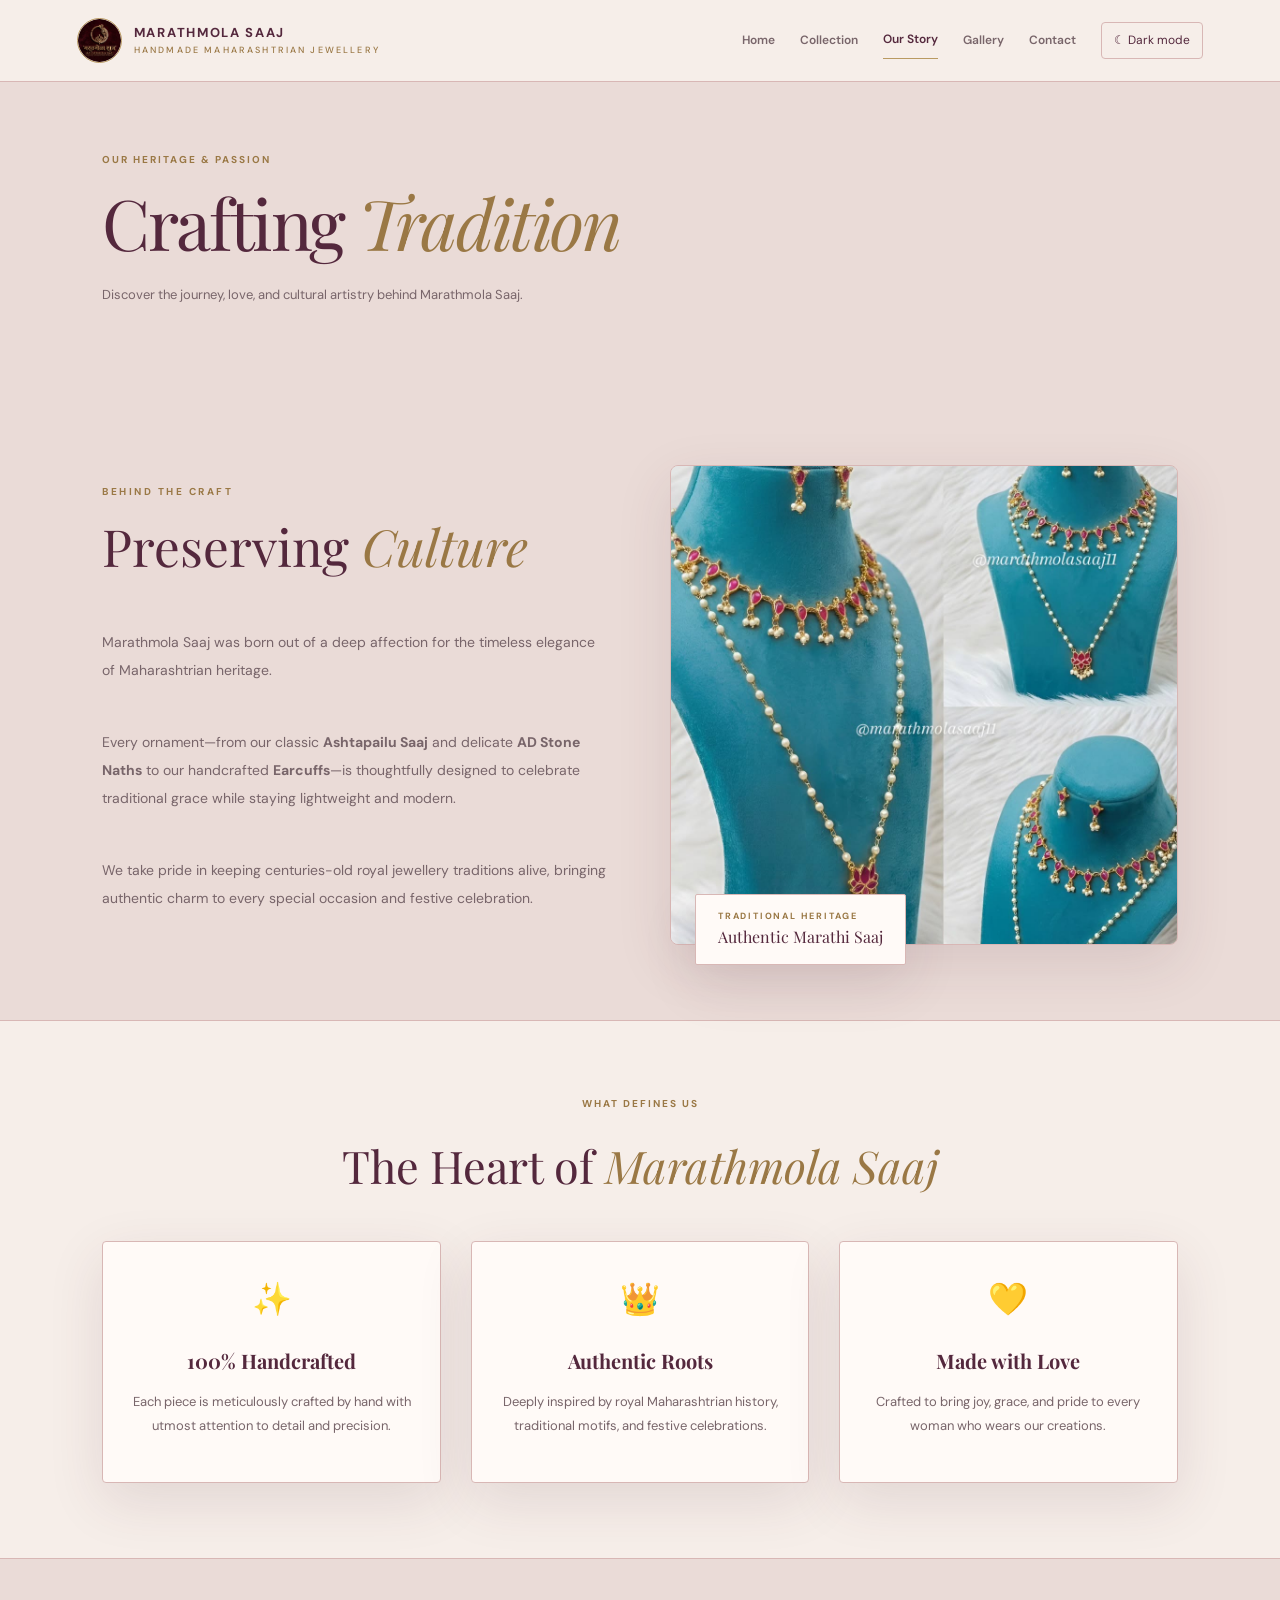
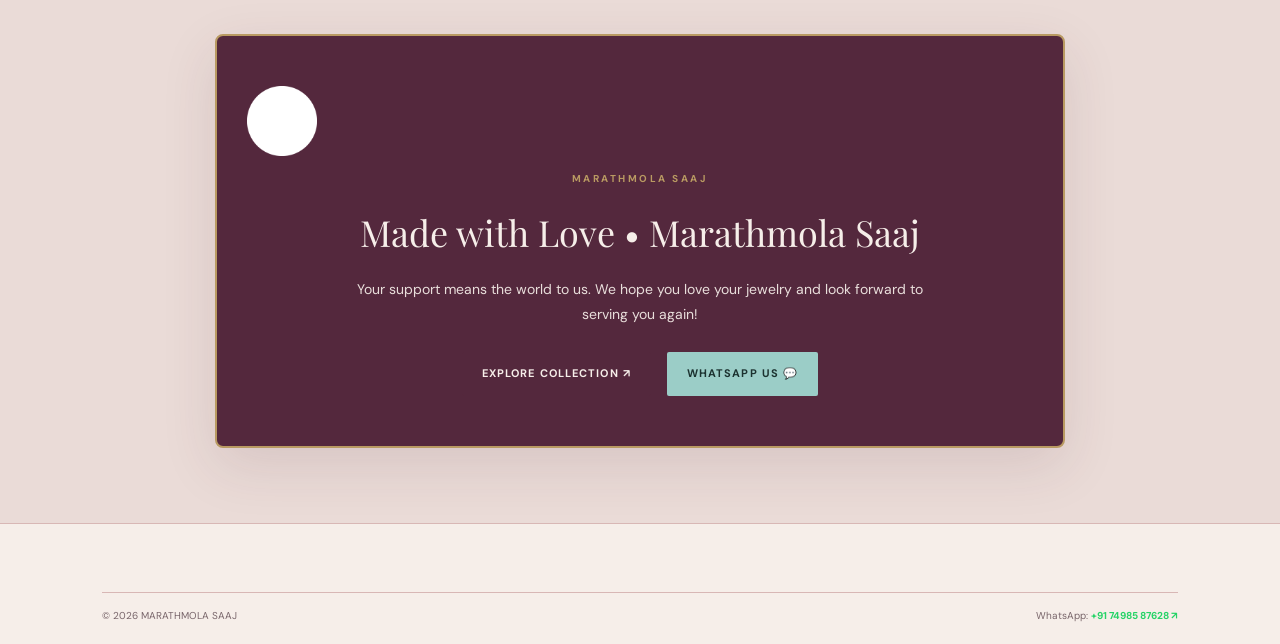
<file: about.html>
<!DOCTYPE html>
<html lang="en">
<head>
  <meta charset="UTF-8">
  <meta name="viewport" content="width=device-width, initial-scale=1.0">
  <meta name="description" content="Our Story | MARATHMOLA SAAJ - Handmade Maharashtrian Jewellery">
  <title>MARATHMOLA SAAJ | Our Story</title>
  <link rel="stylesheet" href="css/style.css">
  <script src="js/script.js" defer></script>
</head>
<body>

  <!-- SITE HEADER -->
  <header class="site-header">
    <a class="brand" href="index.html">
      <span class="brand-mark"><img class="brand-logo" src="mmsaaj_logo.png" alt="Logo"></span>
      <span>MARATHMOLA SAAJ<small>HANDMADE MAHARASHTRIAN JEWELLERY</small></span>
    </a>
    <button class="menu-toggle" id="menuToggle" aria-label="Open navigation">☰</button>
    <nav class="nav-links" id="navLinks">
      <a href="index.html">Home</a>
      <a href="collection.html">Collection</a>
      <a class="active" href="about.html">Our Story</a>
      <a href="gallery.html">Gallery</a>
      <a href="contact.html">Contact</a>
      <button class="theme-toggle" id="themeToggle" type="button">☾ Dark mode</button>
    </nav>
  </header>

  <main>
    <!-- PAGE HERO -->
    <div class="page-hero">
      <p class="eyebrow">OUR HERITAGE & PASSION</p>
      <h1>Crafting <em>Tradition</em></h1>
      <p>Discover the journey, love, and cultural artistry behind Marathmola Saaj.</p>
    </div>

    <!-- MAIN STORY SECTION -->
    <section class="section-pad" style="background: var(--paper-2);">
      <div style="display: grid; grid-template-columns: 1fr 1fr; gap: 60px; align-items: center; max-width: 1200px; margin: 0 auto;">
        
        <!-- Left Side: Story Narrative -->
        <div>
          <p class="eyebrow" style="letter-spacing: 0.25em;">BEHIND THE CRAFT</p>
          <h2 style="font-size: clamp(34px, 4vw, 52px); line-height: 1.15; margin-bottom: 24px;">
            Preserving <em>Culture</em>
          </h2>
          <div class="editable-copy" style="font-size: 14px; line-height: 2; color: var(--muted);">
            <p style="margin-bottom: 16px;">
              Marathmola Saaj was born out of a deep affection for the timeless elegance of Maharashtrian heritage.
            </p>
            <p style="margin-bottom: 16px;">
              Every ornament—from our classic <strong>Ashtapailu Saaj</strong> and delicate <strong>AD Stone Naths</strong> to our handcrafted <strong>Earcuffs</strong>—is thoughtfully designed to celebrate traditional grace while staying lightweight and modern.
            </p>
            <p>
              We take pride in keeping centuries-old royal jewellery traditions alive, bringing authentic charm to every special occasion and festive celebration.
            </p>
          </div>
        </div>

        <!-- Right Side: Clean Premium Image Card -->
        <div style="position: relative;">
          <img src="photo2.jpg" alt="Preserving Culture - Marathmola Saaj" 
               style="width: 100%; height: 480px; object-fit: cover; border-radius: 8px; border: 1px solid var(--line); box-shadow: var(--shadow); display: block;">
          
          <div style="position: absolute; bottom: -20px; left: 25px; background: var(--card); padding: 14px 22px; border: 1px solid var(--line); box-shadow: var(--shadow); border-radius: 2px;">
            <span style="font-size: 9px; letter-spacing: 0.2em; color: var(--gold-dark); text-transform: uppercase; font-weight: 700; display: block;">TRADITIONAL HERITAGE</span>
            <strong style="font-family: 'Playfair Display', serif; font-size: 16px; font-weight: 400; color: var(--ink);">Authentic Marathi Saaj</strong>
          </div>
        </div>

      </div>
    </section>

    <!-- BRAND PILLARS / VALUES -->
    <section class="section-pad" style="background: var(--paper); border-top: 1px solid var(--line); border-bottom: 1px solid var(--line);">
      <div style="text-align: center; max-width: 600px; margin: 0 auto 40px;">
        <p class="eyebrow">WHAT DEFINES US</p>
        <h2>The Heart of <em>Marathmola Saaj</em></h2>
      </div>

      <div style="display: grid; grid-template-columns: repeat(auto-fit, minmax(260px, 1fr)); gap: 30px; max-width: 1200px; margin: 0 auto;">
        <!-- Card 1 -->
        <div style="background: var(--card); padding: 32px 24px; border: 1px solid var(--line); text-align: center; border-radius: 4px; box-shadow: var(--shadow);">
          <span style="font-size: 32px; display: block; margin-bottom: 15px; color: var(--gold-dark);">✨</span>
          <h3 style="font-family: 'Playfair Display', serif; font-size: 20px; margin-bottom: 10px;">100% Handcrafted</h3>
          <p style="font-size: 13px; color: var(--muted); line-height: 1.8;">Each piece is meticulously crafted by hand with utmost attention to detail and precision.</p>
        </div>

        <!-- Card 2 -->
        <div style="background: var(--card); padding: 32px 24px; border: 1px solid var(--line); text-align: center; border-radius: 4px; box-shadow: var(--shadow);">
          <span style="font-size: 32px; display: block; margin-bottom: 15px; color: var(--gold-dark);">👑</span>
          <h3 style="font-family: 'Playfair Display', serif; font-size: 20px; margin-bottom: 10px;">Authentic Roots</h3>
          <p style="font-size: 13px; color: var(--muted); line-height: 1.8;">Deeply inspired by royal Maharashtrian history, traditional motifs, and festive celebrations.</p>
        </div>

        <!-- Card 3 -->
        <div style="background: var(--card); padding: 32px 24px; border: 1px solid var(--line); text-align: center; border-radius: 4px; box-shadow: var(--shadow);">
          <span style="font-size: 32px; display: block; margin-bottom: 15px; color: var(--gold-dark);">💛</span>
          <h3 style="font-family: 'Playfair Display', serif; font-size: 20px; margin-bottom: 10px;">Made with Love</h3>
          <p style="font-size: 13px; color: var(--muted); line-height: 1.8;">Crafted to bring joy, grace, and pride to every woman who wears our creations.</p>
        </div>
      </div>
    </section>

    <!-- BRAND THANK YOU & BANNER CARD -->
    <section class="section-pad" style="background: var(--paper-2);">
      <div style="background: var(--burgundy); color: var(--paper); padding: 50px 30px; border-radius: 8px; text-align: center; border: 2px solid var(--gold); max-width: 850px; margin: 0 auto; box-shadow: var(--shadow);">
        <img src="mmsaaj_logo.png" alt="Marathmola Saaj Logo" style="width: 70px; height: 70px; object-fit: contain; margin-bottom: 15px; filter: brightness(0) invert(1);">
        <p class="eyebrow" style="color: var(--gold); letter-spacing: 0.25em;">MARATHMOLA SAAJ</p>
        <h2 style="color: var(--paper); font-size: clamp(26px, 3.5vw, 36px); margin: 10px 0;">Made with Love • Marathmola Saaj</h2>
        <p style="font-size: 14px; max-width: 580px; margin: 15px auto 25px; line-height: 1.8; opacity: 0.92;">
          Your support means the world to us. We hope you love your jewelry and look forward to serving you again!
        </p>
        <div style="display: flex; gap: 16px; justify-content: center; flex-wrap: wrap;">
          <a class="button button-gold" href="collection.html">Explore Collection ↗</a>
          <a class="button button-dark" href="https://wa.me/917498587628" target="_blank">WhatsApp Us 💬</a>
        </div>
      </div>
    </section>
  </main>

  <!-- SITE FOOTER -->
  <footer class="site-footer">
    <div class="footer-bottom">
      <span>© <span id="year"></span> MARATHMOLA SAAJ</span>
      <span>WhatsApp: <a href="https://wa.me/917498587628" target="_blank" class="wa-link">+91 74985 87628 ↗</a></span>
    </div>
  </footer>

</body>
</html>
</file>
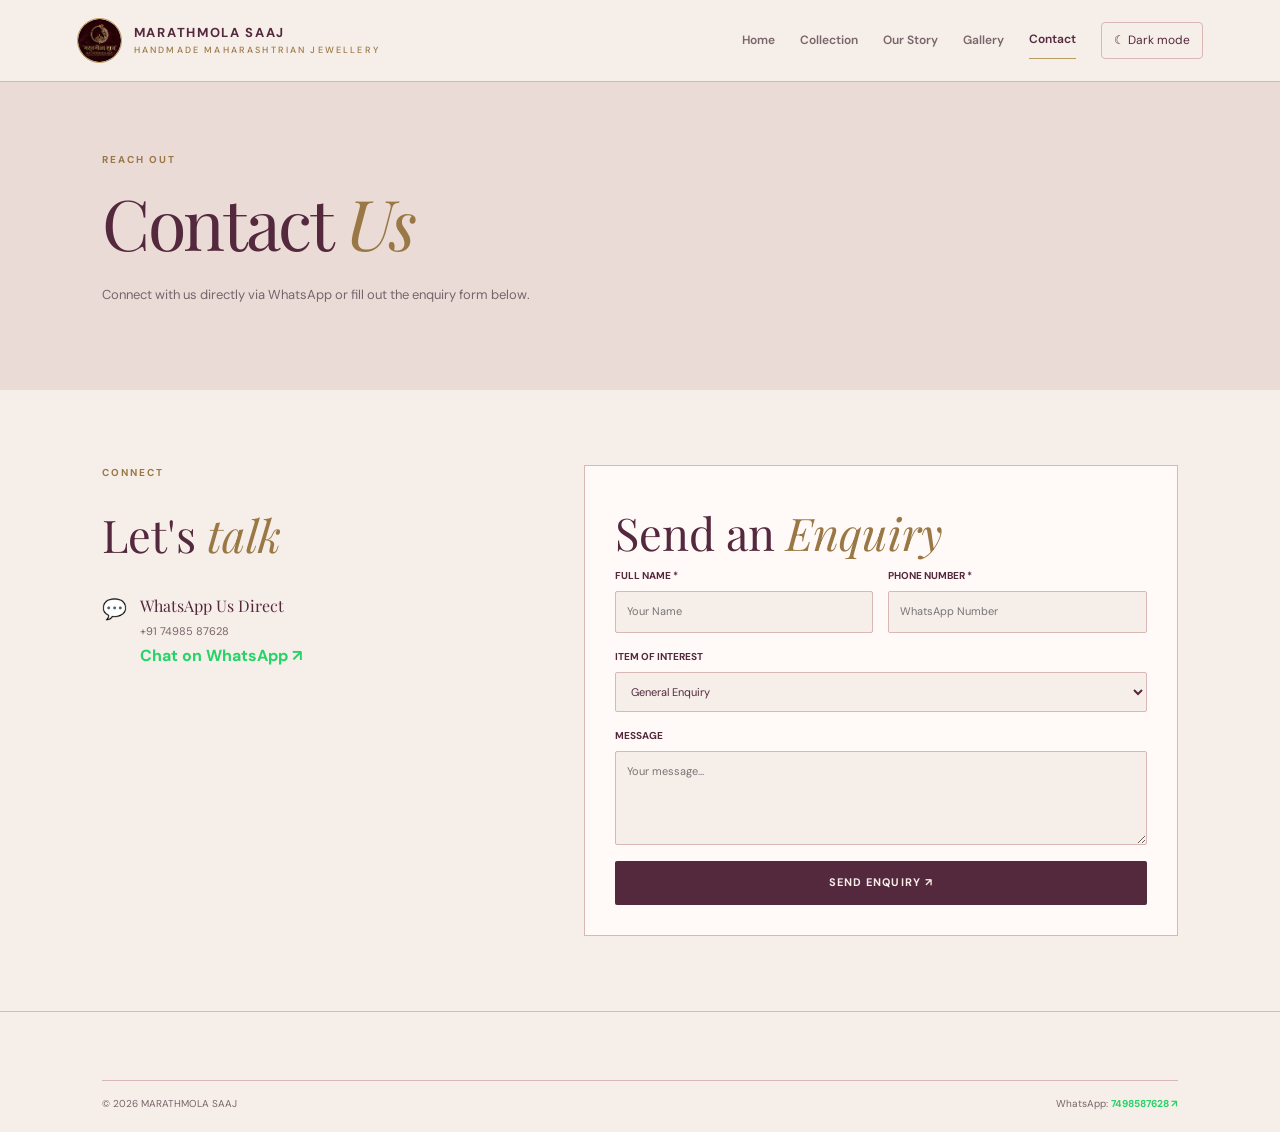
<file: contact.html>
<!DOCTYPE html>
<html lang="en">
<head>
  <meta charset="UTF-8">
  <meta name="viewport" content="width=device-width, initial-scale=1.0">
  <title>MARATHMOLA SAAJ | Contact</title>
  <link rel="stylesheet" href="css/style.css">
  <script src="js/script.js" defer></script>
</head>
<body>
  <header class="site-header">
    <a class="brand" href="index.html">
      <span class="brand-mark"><img class="brand-logo" src="mmsaaj_logo.png" alt="Logo"></span>
      <span>MARATHMOLA SAAJ<small>HANDMADE MAHARASHTRIAN JEWELLERY</small></span>
    </a>
    <button class="menu-toggle" id="menuToggle">☰</button>
    <nav class="nav-links" id="navLinks">
      <a href="index.html">Home</a>
      <a href="collection.html">Collection</a>
      <a href="about.html">Our Story</a>
      <a href="gallery.html">Gallery</a>
      <a class="active" href="contact.html">Contact</a>
      <button class="theme-toggle" id="themeToggle" type="button">☾ Dark mode</button>
    </nav>
  </header>

  <main>
    <div class="page-hero">
      <p class="eyebrow">REACH OUT</p>
      <h1>Contact <em>Us</em></h1>
      <p>Connect with us directly via WhatsApp or fill out the enquiry form below.</p>
    </div>

    <section class="section-pad contact-layout">
      <div class="contact-copy">
        <p class="eyebrow">CONNECT</p>
        <h2>Let's <em>talk</em></h2>
        <div class="contact-detail">
          <span>💬</span>
          <div>
            <strong>WhatsApp Us Direct</strong>
            <p>+91 74985 87628</p>
            <a href="https://wa.me/917498587628" target="_blank" class="wa-link">Chat on WhatsApp ↗</a>
          </div>
        </div>
      </div>

      <div class="enquiry-form">
        <h2>Send an <em>Enquiry</em></h2>
        <form id="enquiryForm" onsubmit="handleFormSubmit(event)">
          <div class="form-row">
            <div class="form-field"><label>Full Name *</label><input type="text" id="fname" required placeholder="Your Name"></div>
            <div class="form-field"><label>Phone Number *</label><input type="tel" id="fphone" required placeholder="WhatsApp Number"></div>
          </div>
          <div class="form-field"><label>Item of Interest</label>
            <select id="fitem">
              <option value="General Enquiry">General Enquiry</option>
              <option value="Ashtapailu Saaj">Ashtapailu Saaj</option>
              <option value="Custom Order">Custom Jewellery Request</option>
            </select>
          </div>
          <div class="form-field"><label>Message</label><textarea id="fmsg" rows="4" placeholder="Your message..."></textarea></div>
          <button type="submit" class="button button-gold" style="width:100%;">Send Enquiry ↗</button>
          <div id="formStatus" class="form-status">Thank you! Redirecting to WhatsApp...</div>
        </form>
      </div>
    </section>
  </main>

  <footer class="site-footer">
    <div class="footer-bottom">
      <span>© <span id="year"></span> MARATHMOLA SAAJ</span>
      <span>WhatsApp: <a href="https://wa.me/917498587628" target="_blank" class="wa-link">7498587628 ↗</a></span>
    </div>
  </footer>
</body>
</html>
</file>
<file: css/style.css>
@import url('https://fonts.googleapis.com/css2?family=DM+Sans:wght@400;500;600;700&family=Playfair+Display:ital,wght@0,400;0,500;1,400;1,500&display=swap');

:root {
  --paper: #F6EEE9;
  --paper-2: #EADBD7;
  --ink: #54283D;
  --muted: #78656A;
  --gold: #B99A62;
  --gold-dark: #9A7845;
  --line: #D8B7B5;
  --card: #FFFAF7;
  --turquoise: #9BCDC7;
  --burgundy: #54283D;
  --rose: #D8B7B5;
  --shadow: 0 18px 55px rgba(84,40,61,.12);
}

* { box-sizing: border-box; }
html { scroll-behavior: smooth; }
body {
  margin: 0;
  background: var(--paper);
  color: var(--ink);
  font-family: 'DM Sans', sans-serif;
  line-height: 1.6;
  transition: background .25s, color .25s;
}
body.dark-mode {
  --paper: #2B1722;
  --paper-2: #3B202F;
  --ink: #F6EEE9;
  --muted: #D8B7B5;
  --gold: #D2B77F;
  --gold-dark: #E2C995;
  --line: #684255;
  --card: #351D2B;
  --turquoise: #9BCDC7;
  --burgundy: #54283D;
  --rose: #D8B7B5;
  --shadow: 0 18px 55px rgba(0,0,0,.22);
}

a { color: inherit; text-decoration: none; }
img { display: block; max-width: 100%; }
button, input, select, textarea { font: inherit; }

/* Site Header */
.site-header {
  min-height: 82px;
  padding: 14px 6%;
  display: flex;
  align-items: center;
  justify-content: space-between;
  border-bottom: 1px solid var(--line);
  position: relative;
  z-index: 5;
  background: var(--paper);
}

.brand {
  display: flex;
  align-items: center;
  gap: 12px;
  font-size: 13px;
  font-weight: 700;
  letter-spacing: .13em;
  line-height: 1.2;
}

.brand-logo {
  width: 45px;
  height: 45px;
  object-fit: contain;
  border-radius: 50%;
  border: 1px solid var(--gold);
}

.brand small {
  display: block;
  font-size: 9px;
  letter-spacing: .24em;
  margin-top: 5px;
  font-weight: 500;
  color: var(--gold-dark);
}

.nav-links {
  display: flex;
  align-items: center;
  gap: 25px;
  font-size: 12px;
}

.nav-links > a {
  padding: 8px 0;
  color: var(--muted);
  font-weight: 600;
}

.nav-links > a:hover,
.nav-links > a.active {
  color: var(--ink);
  border-bottom: 1px solid var(--gold);
}

.theme-toggle, .menu-toggle {
  border: 1px solid var(--line);
  background: transparent;
  color: var(--ink);
  padding: 8px 12px;
  cursor: pointer;
  border-radius: 4px;
}

.menu-toggle { display: none; }

/* Hero Sections */
/* Hero Sections */
.hero {
  display: grid;
  grid-template-columns: 1fr 1fr;
  grid-template-areas: "image text"; /* Image on left, text on right */
  align-items: center;
  gap: 8%;
  padding: 70px 8%;
  min-height: 570px;
}

.page-hero {
  padding: 70px 8%;
  background: var(--paper-2);
}

.hero-image-wrap {
  grid-area: image;
  position: relative;
}

.hero-content {
  grid-area: text;
}

.eyebrow {
  font-size: 10px;
  letter-spacing: .2em;
  font-weight: 700;
  color: var(--gold-dark);
  margin: 0 0 17px;
  text-transform: uppercase;
}

.hero h1, .page-hero h1 {
  font-family: 'Playfair Display', serif;
  font-size: clamp(40px, 5.5vw, 70px);
  font-weight: 400;
  line-height: 1.08;
  letter-spacing: -.035em;
  margin: 0 0 22px;
}

.hero h1 em, .page-hero h1 em, h2 em {
  color: var(--gold-dark);
  font-style: italic;
}

.hero-copy, .page-hero > p:last-child, .editable-copy, .muted {
  font-size: 13px;
  line-height: 1.9;
  color: var(--muted);
}

.hero-actions {
  display: flex;
  align-items: center;
  gap: 24px;
  margin-top: 28px;
}

.button {
  display: inline-flex;
  justify-content: center;
  align-items: center;
  gap: 12px;
  padding: 13px 20px;
  font-size: 11px;
  font-weight: 700;
  cursor: pointer;
  border: 0;
  border-radius: 2px;
  text-transform: uppercase;
  letter-spacing: 0.1em;
  transition: transform .2s, opacity .2s;
}

.button:hover { transform: translateY(-2px); opacity: .92; }
.button-gold { background: var(--burgundy); color: var(--paper); }
.button-dark { background: var(--turquoise); color: #1c3230; }

.text-link {
  font-size: 11px;
  font-weight: 700;
  border-bottom: 1px solid var(--gold);
  padding-bottom: 4px;
  letter-spacing: 0.05em;
}

.hero-image {
  width: 100%;
  height: 440px;
  object-fit: cover;
  background: var(--paper-2);
  border-radius: 48% 48% 0 0;
  border: 1px solid var(--line);
}

.image-caption {
  position: absolute;
  bottom: 22px;
  left: -20px;
  background: var(--card);
  padding: 14px 18px;
  box-shadow: var(--shadow);
  border: 1px solid var(--line);
}

.image-caption span, .product-category, .gallery-item span, .video-caption {
  display: block;
  font-size: 9px;
  letter-spacing: .15em;
  color: var(--gold-dark);
  text-transform: uppercase;
}

.image-caption strong { font-family: 'Playfair Display', serif; font-size: 16px; font-weight: 400; }

/* Layout Blocks */
.section-pad { padding: 75px 8%; }
.intro-section {
  display: grid;
  grid-template-columns: 1fr 1fr;
  gap: 12%;
  align-items: center;
  background: var(--paper-2);
}

h2 { font-family: 'Playfair Display', serif; font-size: clamp(30px, 4vw, 45px); font-weight: 400; margin: 0; }
.editable-copy p { margin-top: 0; white-space: pre-line; }

/* Catalog & Toolbar */
.catalog-toolbar {
  display: flex;
  justify-content: space-between;
  align-items: center;
  gap: 20px;
  margin-bottom: 30px;
  flex-wrap: wrap;
}

.filter-group { display: flex; gap: 10px; flex-wrap: wrap; }
.filter-btn {
  padding: 8px 16px;
  background: var(--card);
  border: 1px solid var(--line);
  color: var(--ink);
  font-size: 11px;
  cursor: pointer;
}
.filter-btn.active, .filter-btn:hover { background: var(--burgundy); color: var(--paper); border-color: var(--burgundy); }
.search-field { padding: 8px 14px; border: 1px solid var(--line); background: var(--card); color: var(--ink); font-size: 11px; min-width: 220px; }

/* Products Grid */
.product-grid {
  display: grid;
  grid-template-columns: repeat(3, minmax(0, 1fr));
  gap: 22px;
}

.product-card {
  background: var(--card);
  border: 1px solid var(--line);
  display: flex;
  flex-direction: column;
}

.product-photo { display: block; background: var(--paper-2); overflow: hidden; position: relative; cursor: pointer; }
.product-photo img { width: 100%; height: 285px; object-fit: cover; transition: transform .3s; }
.product-photo:hover img { transform: scale(1.035); }

.product-info { padding: 20px; display: flex; flex-direction: column; flex-grow: 1; }
.product-info h3 { font-family: 'Playfair Display', serif; font-size: 20px; margin: 5px 0 8px; }
.product-info > p:not(.product-category) { font-size: 12px; color: var(--muted); margin: 0 0 12px; flex-grow: 1; }
.product-meta { display: flex; justify-content: space-between; align-items: center; margin-top: auto; padding-top: 10px; }
.product-price { font-size: 13px; font-weight: 700; color: var(--gold-dark); }
.quick-view-btn { background: none; border: none; font-size: 11px; font-weight: 700; color: var(--burgundy); cursor: pointer; border-bottom: 1px solid var(--burgundy); padding: 0; }

/* Quote Band & CTA */
.quote-band { background: var(--burgundy); color: var(--paper); padding: 65px 8%; text-align: center; }
.quote-band p { font-family: 'Playfair Display', serif; font-size: clamp(22px, 3vw, 34px); margin: 0 0 14px; font-style: italic; max-width: 800px; margin-inline: auto; }
.quote-band span { font-size: 10px; letter-spacing: .2em; color: var(--rose); }
.cta-section { display: flex; justify-content: space-between; align-items: center; gap: 25px; }

/* Gallery & Videos */
.gallery-grid { display: grid; grid-template-columns: 1.2fr 1fr 1fr; grid-auto-rows: 220px; gap: 15px; }
.gallery-item { position: relative; overflow: hidden; padding: 0; border: 0; background: var(--paper-2); cursor: zoom-in; text-align: left; width: 100%; }
.gallery-item img { width: 100%; height: 100%; object-fit: cover; transition: transform .35s; }
.gallery-item:hover img { transform: scale(1.04); }
.gallery-item.tall { grid-row: span 2; }
.gallery-item.wide { grid-column: span 2; }
.gallery-item span { position: absolute; bottom: 0; left: 0; right: 0; padding: 12px; color: white; background: linear-gradient(transparent, rgba(0,0,0,.75)); }

/* Reelstar Video Showcase Layout */
.video-showcase-grid {
  display: grid;
  grid-template-columns: repeat(3, minmax(0, 1fr));
  gap: 25px;
  margin-top: 35px;
}
.video-card {
  background: var(--card);
  border: 1px solid var(--line);
  padding: 15px;
}
.video-frame { background: #111; position: relative; width: 100%; aspect-ratio: 9/16; }
.video-frame video, .video-frame iframe { width: 100%; height: 100%; object-fit: cover; border: none; }
.video-caption { margin-top: 12px; }
.video-caption h4 { font-family: 'Playfair Display', serif; font-size: 16px; margin: 0 0 4px; color: var(--ink); }
.video-caption p { font-size: 11px; color: var(--muted); margin: 0; }

/* Lightbox Modal */
.lightbox { position: fixed; inset: 0; background: rgba(15,13,10,.93); z-index: 100; display: flex; align-items: center; justify-content: center; padding: 30px; }
.lightbox[hidden] { display: none; }
.lightbox-content { position: relative; max-width: 90vw; max-height: 85vh; text-align: center; }
.lightbox img { max-width: 90vw; max-height: 80vh; object-fit: contain; }
.lightbox-caption { color: #fff; margin-top: 10px; font-family: 'Playfair Display', serif; font-size: 16px; }
.lightbox-close { position: absolute; top: 15px; right: 25px; font-size: 40px; background: transparent; color: white; border: 0; cursor: pointer; }

/* Contact Form */
.contact-layout { display: grid; grid-template-columns: .8fr 1.2fr; gap: 8%; align-items: start; }
.contact-detail { display: flex; gap: 13px; margin-top: 23px; }
.contact-detail > span { color: var(--burgundy); font-size: 20px; }
.contact-detail strong { font-family: 'Playfair Display', serif; font-weight: 400; }
.contact-detail p { font-size: 11px; color: var(--muted); margin: 3px 0; }
.enquiry-form { background: var(--card); border: 1px solid var(--line); padding: 30px; }
.form-row { display: grid; grid-template-columns: 1fr 1fr; gap: 15px; }
.form-field { display: flex; flex-direction: column; gap: 7px; margin-bottom: 16px; }
.form-field label { font-size: 10px; font-weight: 700; text-transform: uppercase; }
.form-field input, .form-field select, .form-field textarea { width: 100%; padding: 11px; border: 1px solid var(--line); background: var(--paper); color: var(--ink); font-size: 11px; border-radius: 2px; }
.form-status { font-size: 12px; color: var(--gold-dark); margin-top: 10px; display: none; }
.form-status.active { display: block; }

/* Footer */
.site-footer { padding: 40px 8% 20px; border-top: 1px solid var(--line); }
.footer-bottom { display: flex; justify-content: space-between; align-items: center; gap: 12px; border-top: 1px solid var(--line); padding-top: 15px; margin-top: 28px; color: var(--muted); font-size: 10px; }
.wa-link { color: #25D366; font-weight: 700; }

/* Responsive */
@media(max-width:850px) {
  .product-grid, .video-showcase-grid { grid-template-columns: 1fr 1fr; }
}
@media(max-width:650px) {
  .menu-toggle { display: block; font-size: 18px; }
  .nav-links { display: none; position: absolute; top: 69px; left: 0; right: 0; background: var(--paper); padding: 18px 6%; border-bottom: 1px solid var(--line); flex-direction: column; align-items: flex-start; gap: 10px; }
  .nav-links.open { display: flex; }
  .hero, .contact-layout, .intro-section, .product-grid, .video-showcase-grid { grid-template-columns: 1fr; }
  .gallery-grid { grid-template-columns: 1fr 1fr; }
}
</file>
